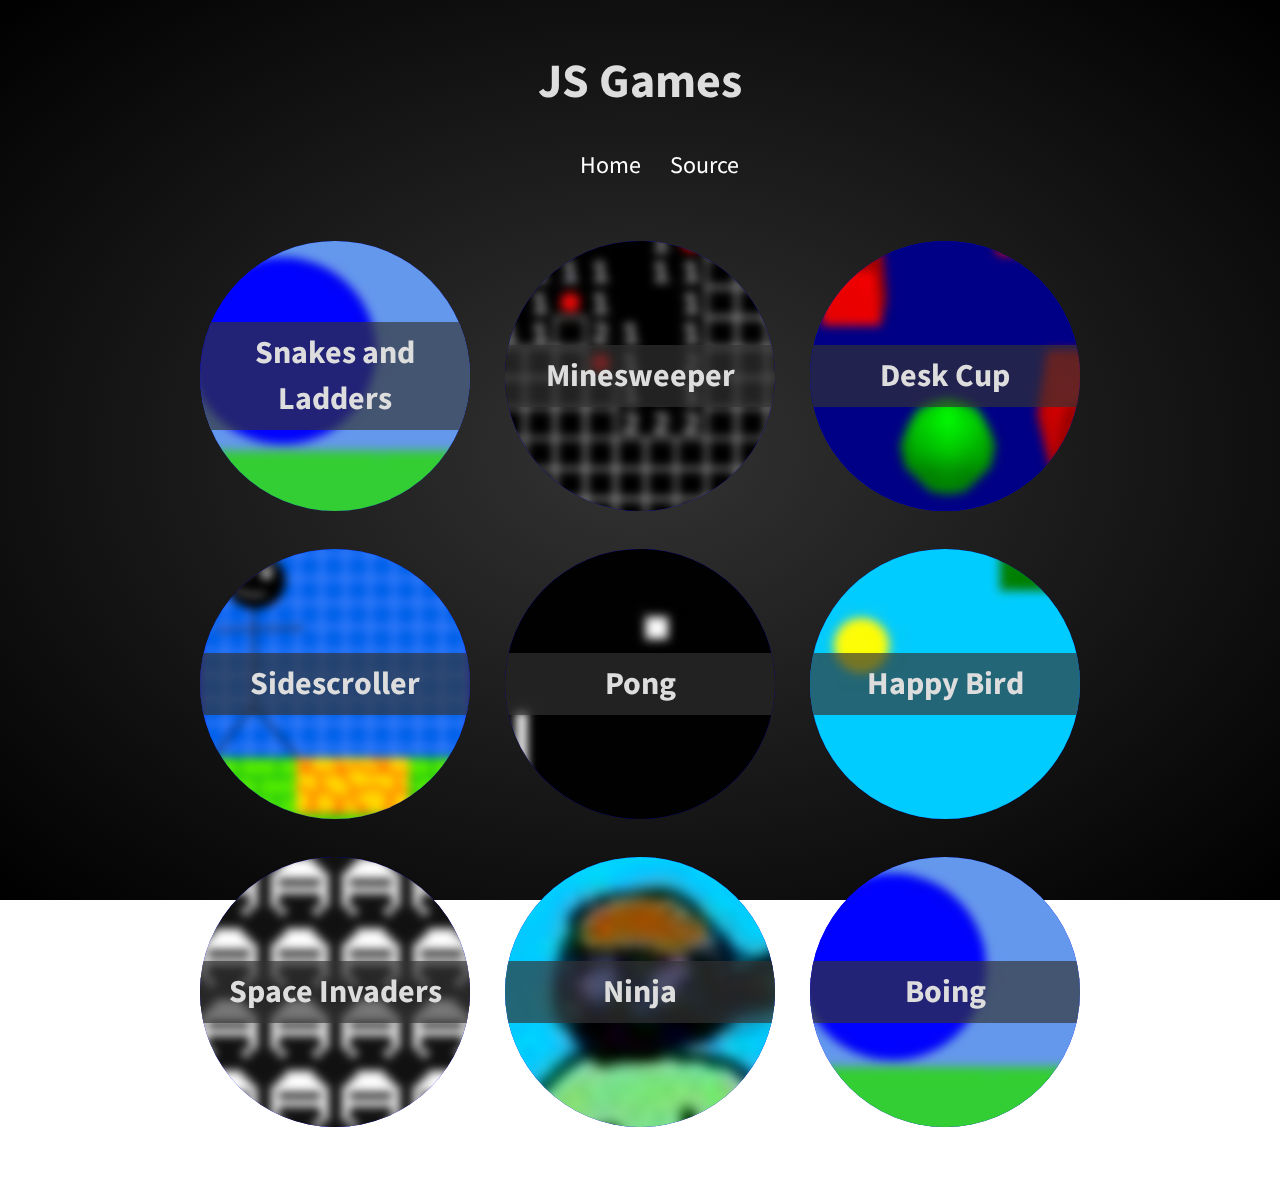
<file: index.html>
<!DOCTYPE html>
<html lang="en">

<head>
  <title>JS-Games</title>
  <meta charset="UTF-8">
  <meta name="viewport" content="width=device-width, initial-scale=1">
  <link href="https://fonts.googleapis.com/css?family=Source+Sans+Pro" rel="stylesheet">
  <link rel="stylesheet" href="style.css">
  <link rel="stylesheet" href="homepage.css">
</head>

<body>

  <header>
    <div class="container">
      <div class="branding">
        <h1>JS Games</h1>
      </div>
      <nav>
        <ul>
          <li>
            <a href="https://benjamin-davies.github.io/">Home</a>
          </li>
          <li>
            <a href="https://github.com/benjamin-davies/js-games/">Source</a>
          </li>
        </ul>
      </nav>
    </div>
  </header>

  <section class="portfolio">
    <div class="container">
      <div class="project">
        <img src="thumbnails/boing.jpg">
        <a href="snl2/">
          <h1>Snakes and Ladders</h1>
        </a>
      </div>
      <div class="project">
        <img src="thumbnails/minesweeper.jpg">
        <a href="minesweeper/">
          <h1>Minesweeper</h1>
        </a>
      </div>
      <div class="project">
        <img src="thumbnails/desk-cup.jpg">
        <a href="desk-cup/">
          <h1>Desk Cup</h1>
        </a>
      </div>
      <div class="project">
        <img src="thumbnails/sidescroller.jpg">
        <a href="sidescroller/">
          <h1>Sidescroller</h1>
        </a>
      </div>
      <div class="project">
        <img src="thumbnails/pong.jpg">
        <a href="pong/">
          <h1>Pong</h1>
        </a>
      </div>
      <div class="project">
        <img src="thumbnails/happy-bird.jpg">
        <a href="happy-bird/">
          <h1>Happy Bird</h1>
        </a>
      </div>
      <div class="project">
        <img src="thumbnails/space-invaders.jpg">
        <a href="space-invaders/">
          <h1>Space Invaders</h1>
        </a>
      </div>
      <div class="project">
        <img src="thumbnails/ninja-game.jpg">
        <a href="ninja/">
          <h1>Ninja</h1>
        </a>
      </div>
      <div class="project">
        <img src="thumbnails/boing.jpg">
        <a href="boing/">
          <h1>Boing</h1>
        </a>
      </div>
    </div>
  </section>

  <footer>
    <p>By <a href="https://benjamin-davies.github.io/">Benjamin Davies</a></p>
  </footer>

  <script src="parallax.js"></script>
</body>

</html>
</file>
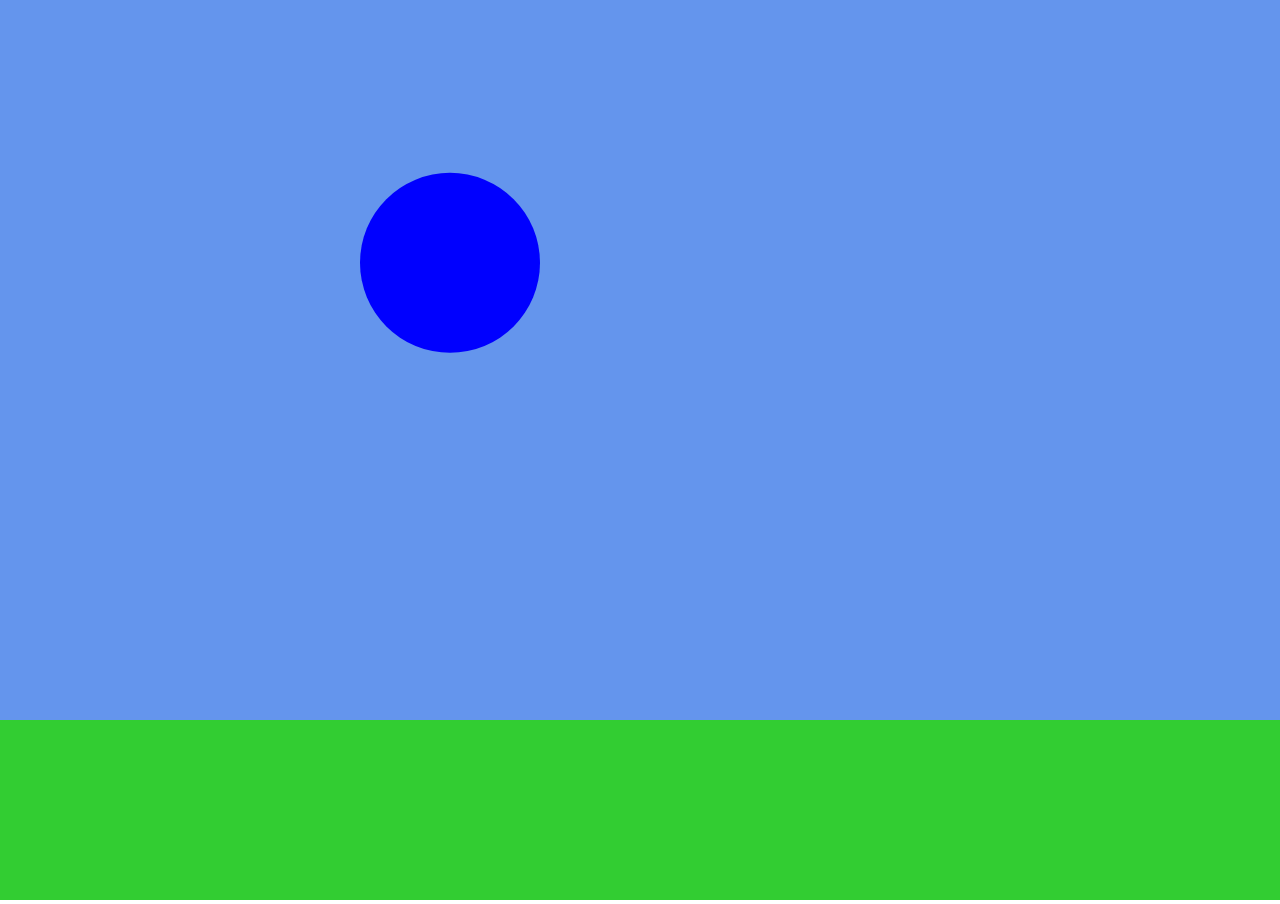
<file: boing/index.html>
<!DOCTYPE html>
<html lang="en">

<head>
  <meta charset="UTF-8">
  <meta name="viewport" content="width=device-width, initial-scale=1.0">
  <meta http-equiv="X-UA-Compatible" content="ie=edge">
  <title>Boing</title>
  <style>
    body {
      margin: 0;
      overflow: hidden;
      padding: 0;
    }
  </style>
</head>

<body>
  <script type="module">
    import Game from './index.js';

    const canvas = document.createElement('canvas');
    document.body.appendChild(canvas);

    const game = new Game(canvas);
    game.run();
  </script>
</body>

</html>
</file>
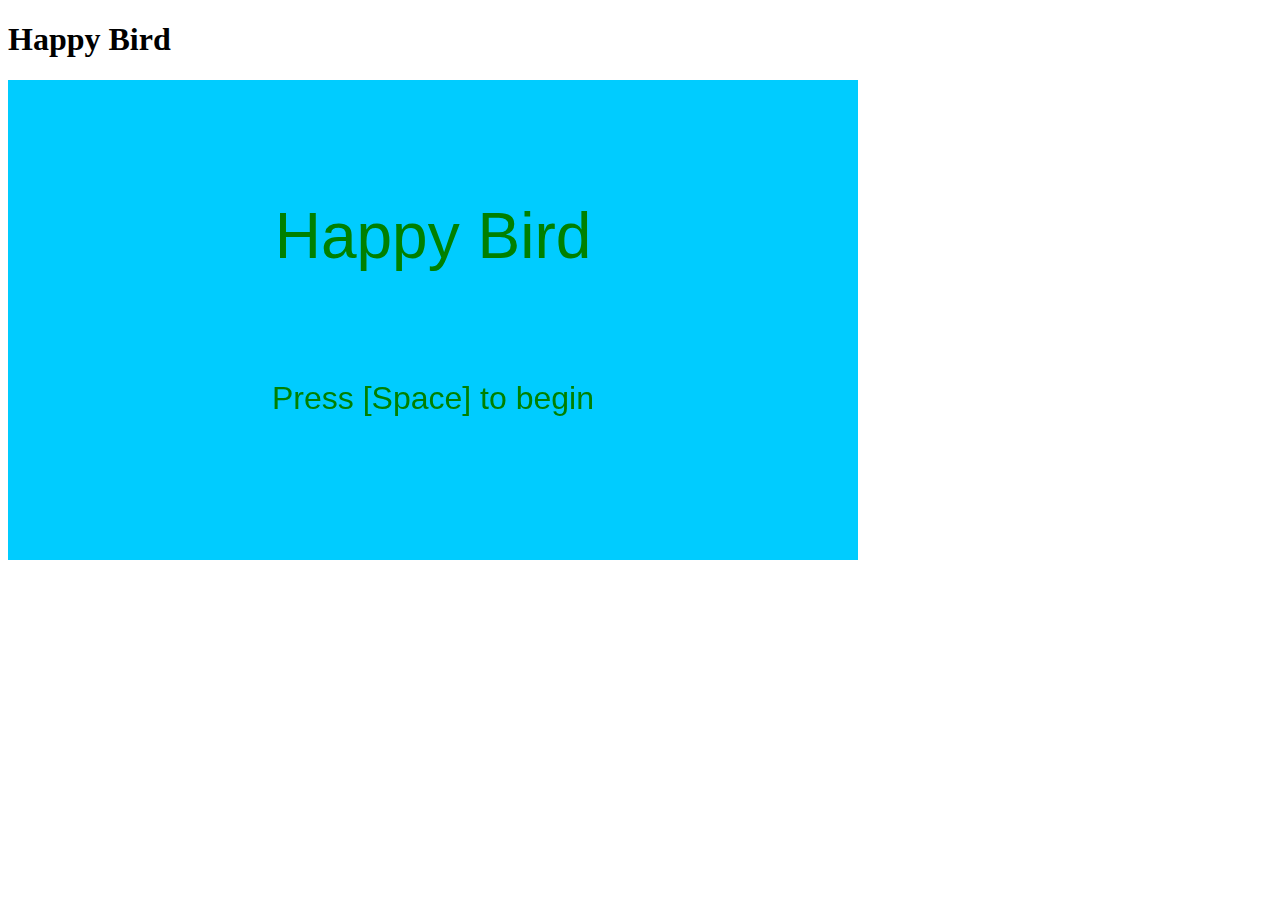
<file: happy-bird/index.html>
<!DOCTYPE html>
<html lang="en">

<head>
  <meta charset="UTF-8">
  <meta name="viewport" content="width=device-width, initial-scale=1.0">
  <meta http-equiv="X-UA-Compatible" content="ie=edge">
  <title>Happy Bird</title>
</head>

<body>
  <h1>Happy Bird</h1>
  <canvas id="gameCanvas"></canvas>
  <script type="module">
    import { Game } from './index.js';

    const game = new Game(document.getElementById('gameCanvas'));
  </script>
</body>

</html>
</file>
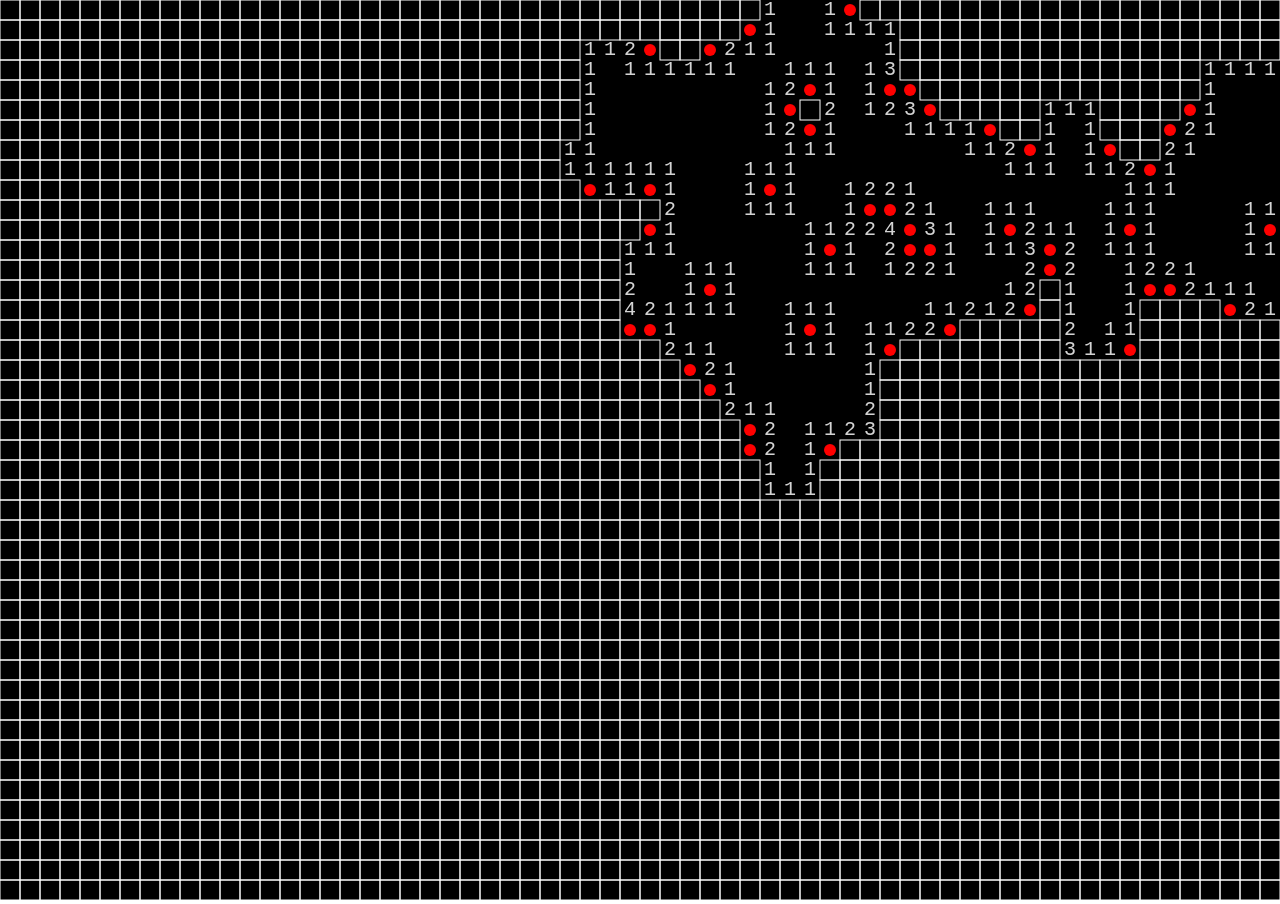
<file: minesweeper/index.html>
<!DOCTYPE html>
<html lang="en">

<head>
  <meta charset="UTF-8">
  <meta name="viewport" content="width=device-width, initial-scale=1.0">
  <meta http-equiv="X-UA-Compatible" content="ie=edge">
  <title>Minesweeper</title>
  <style>
    * {
      margin: 0;
      padding: 0;
      overflow: hidden;
    }

    canvas {
      background: black;
    }

  </style>
</head>

<body>
  <div id="container"></div>
  <script src="minesweeper.js"></script>
  <script src="ai.js"></script>
  <script src="app.js"></script>
</body>

</html>
</file>
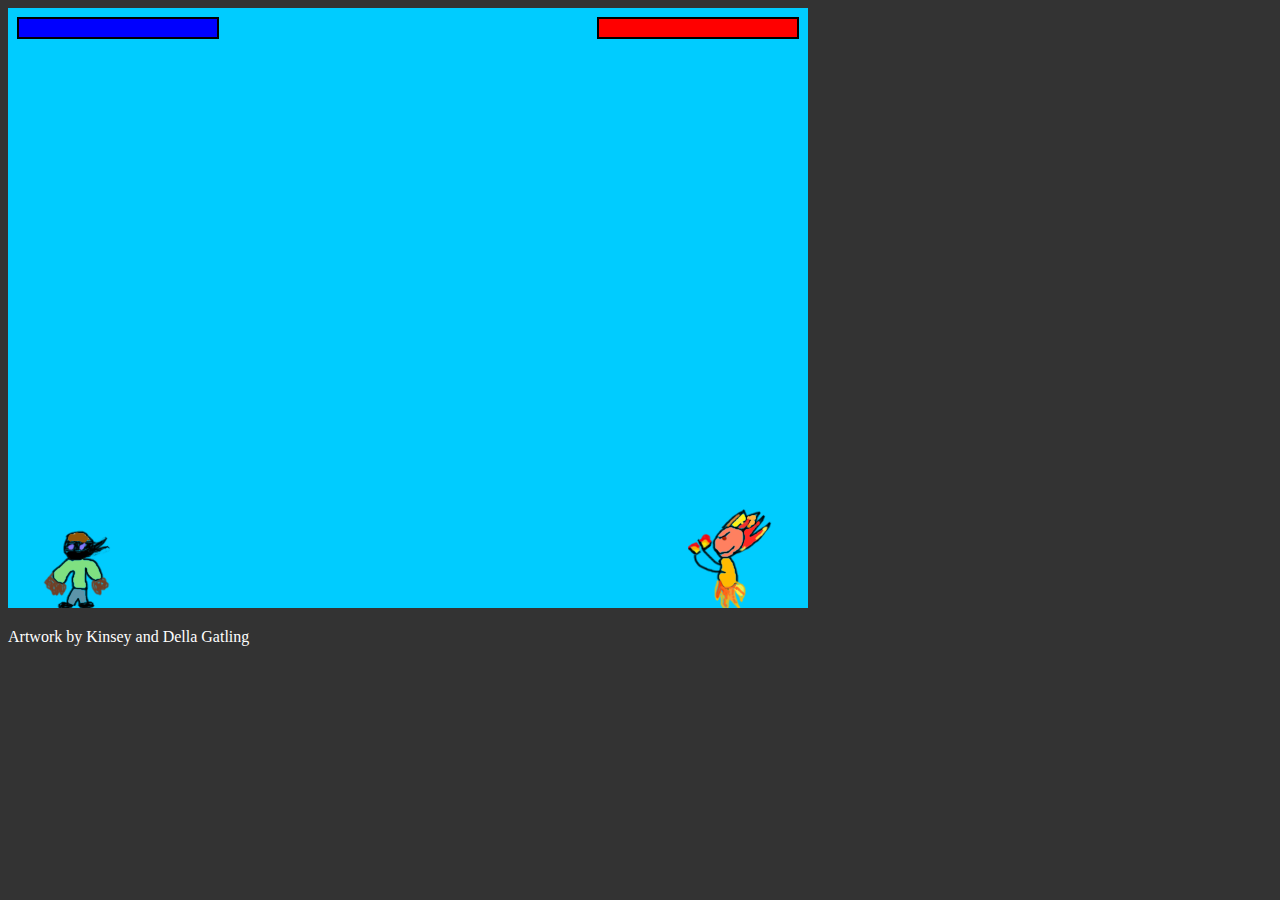
<file: ninja/index.html>
<!DOCTYPE html>
<html lang="en">

<head>
  <meta charset="UTF-8">
  <meta name="viewport" content="width=device-width, initial-scale=1.0">
  <meta http-equiv="X-UA-Compatible" content="ie=edge">
  <title>Ninja</title>
  <style>
    body {
      background: #333;
    }

    footer {
      color: white;
    }
  </style>
</head>

<body>
  <canvas id="gameCanvas"></canvas>
  <footer>
    <p>Artwork by Kinsey and Della Gatling</p>
  </footer>
  <script type="module">
    import Game from "./index.js";

    const game = new Game(document.getElementById('gameCanvas'));
    game.start();
  </script>
</body>

</html>
</file>
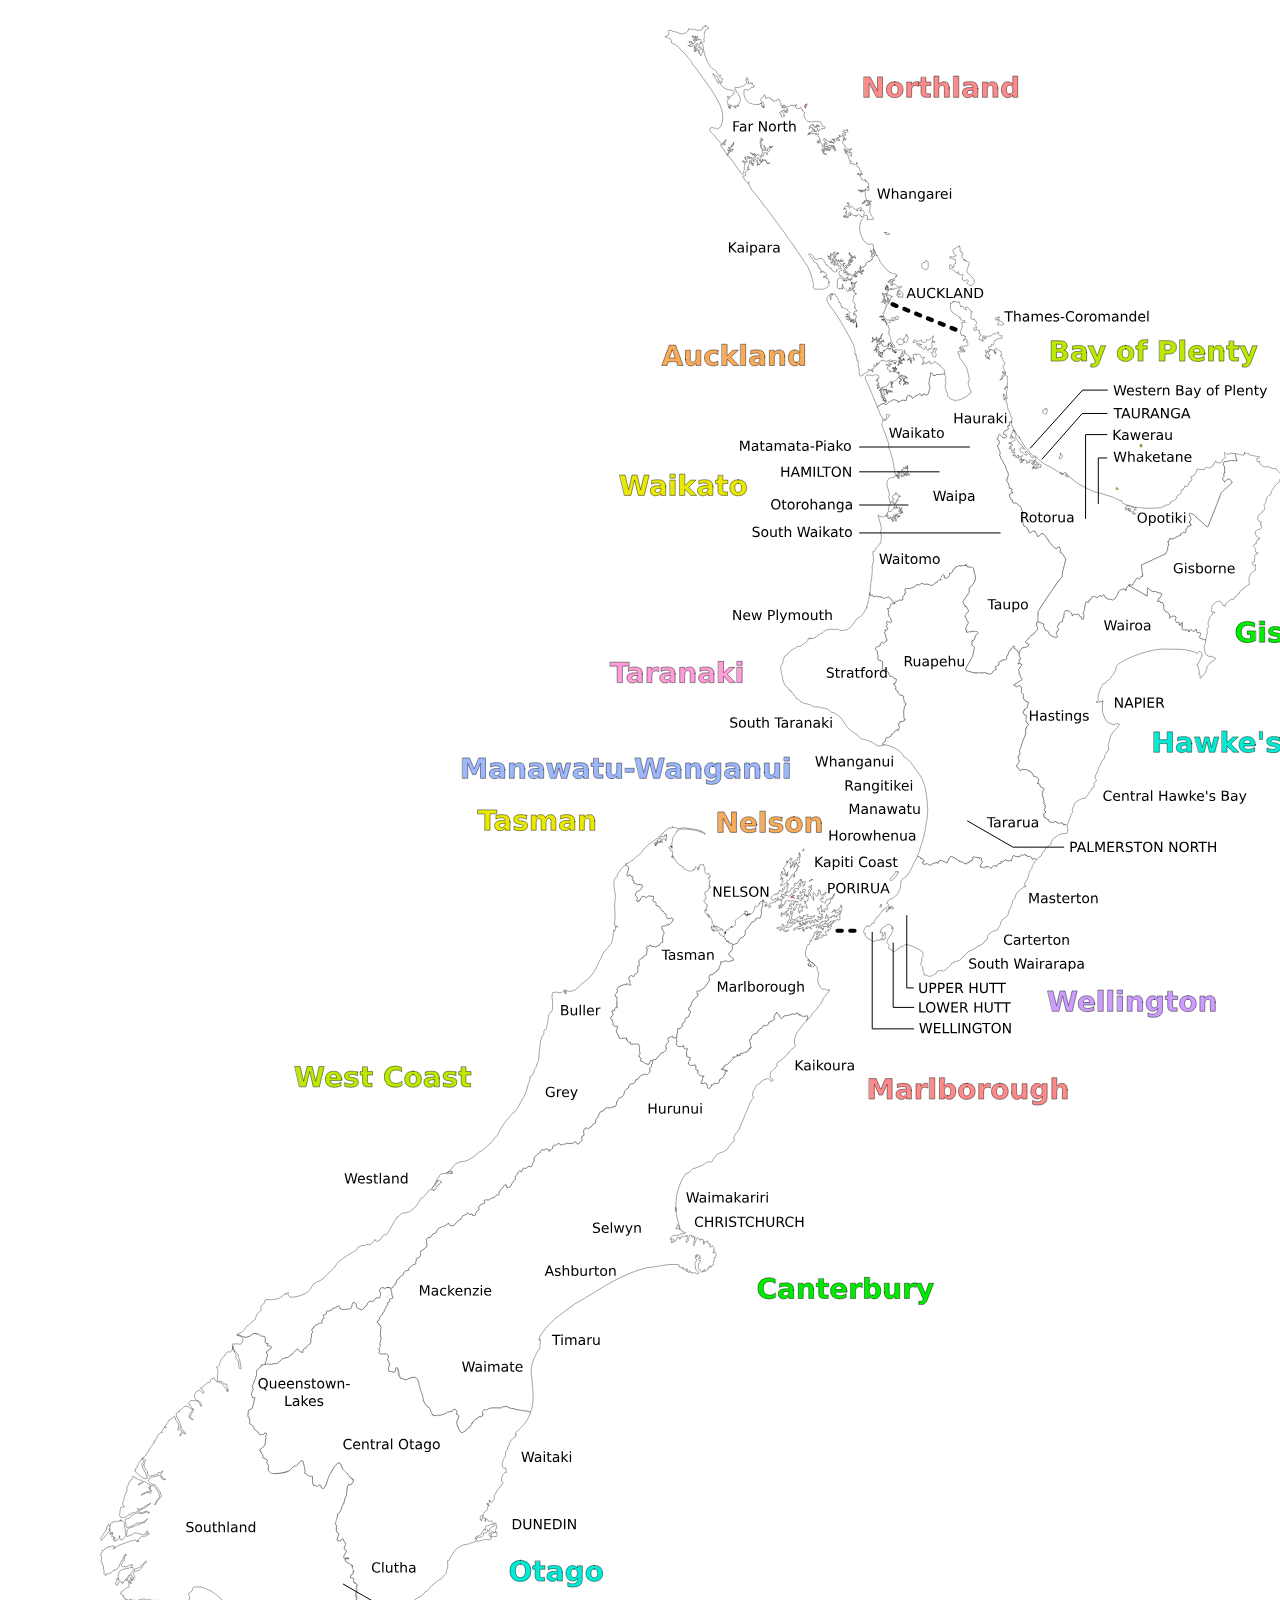
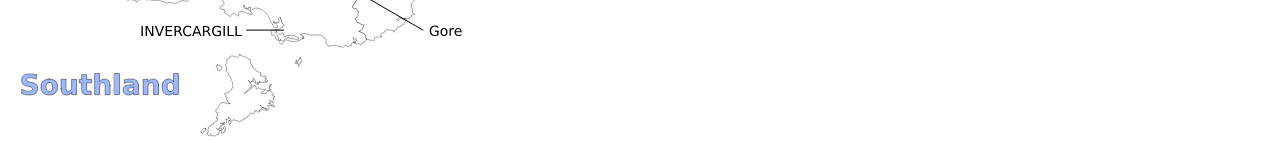
<file: nz-map/index.html>
<!DOCTYPE html>
<html lang="en">
<head>
  <meta charset="UTF-8">
  <title>NZ Map</title>
</head>
<body>
  <object id="map" data="NZ_Regional_Councils_and_Territorial_Authorities_2017.svg" type="image/svg+xml"></object>
  <script type="module" src="app.js"></script>
</body>
</html>
</file>
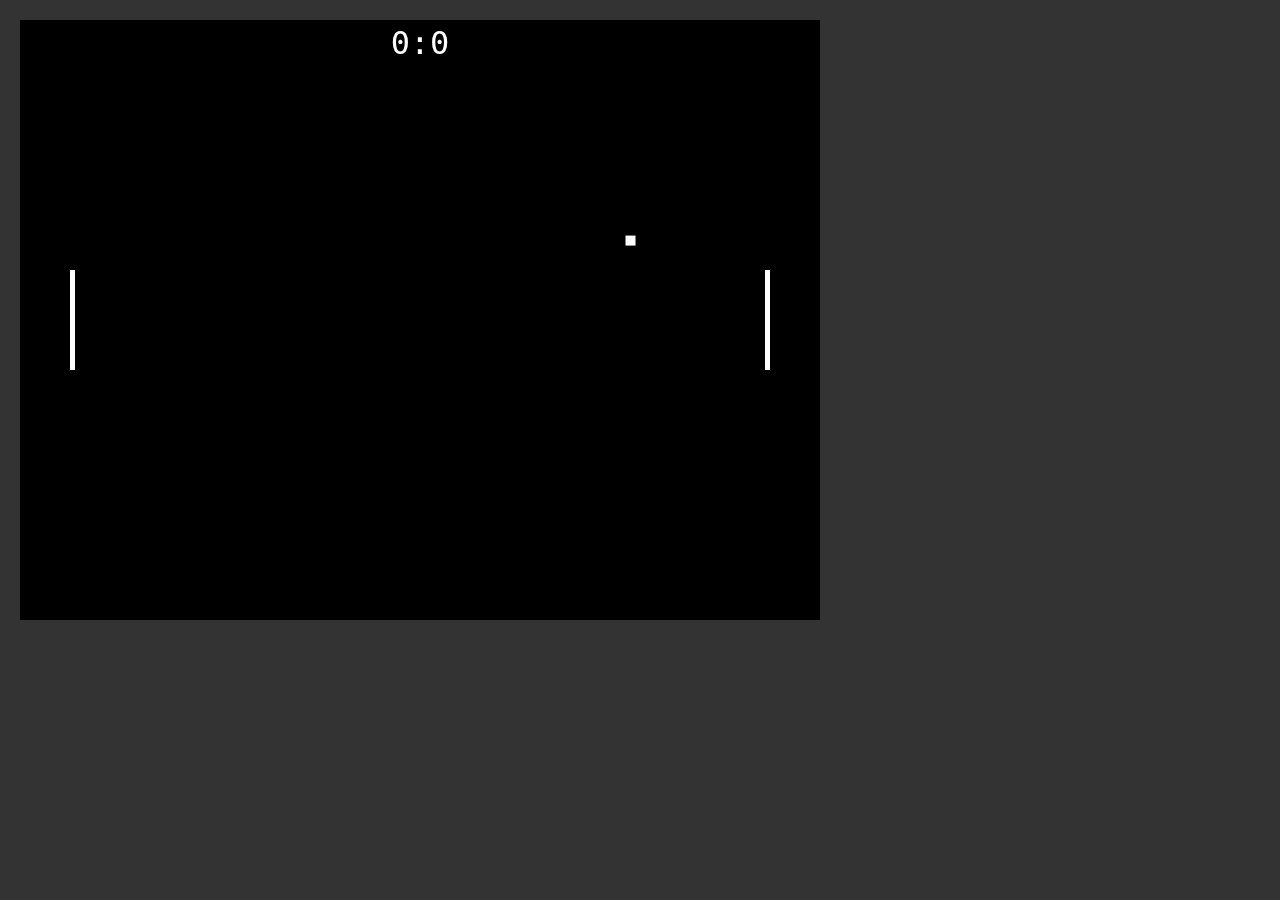
<file: pong/index.html>
<!DOCTYPE html>
<html lang="en">

<head>
  <meta charset="UTF-8">
  <meta name="viewport" content="width=device-width, initial-scale=1.0">
  <meta http-equiv="X-UA-Compatible" content="ie=edge">
  <title>Pong</title>
  <link rel="stylesheet" href="style.css">
</head>

<body>
  <script src="index.js" type="module"></script>
</body>

</html>
</file>
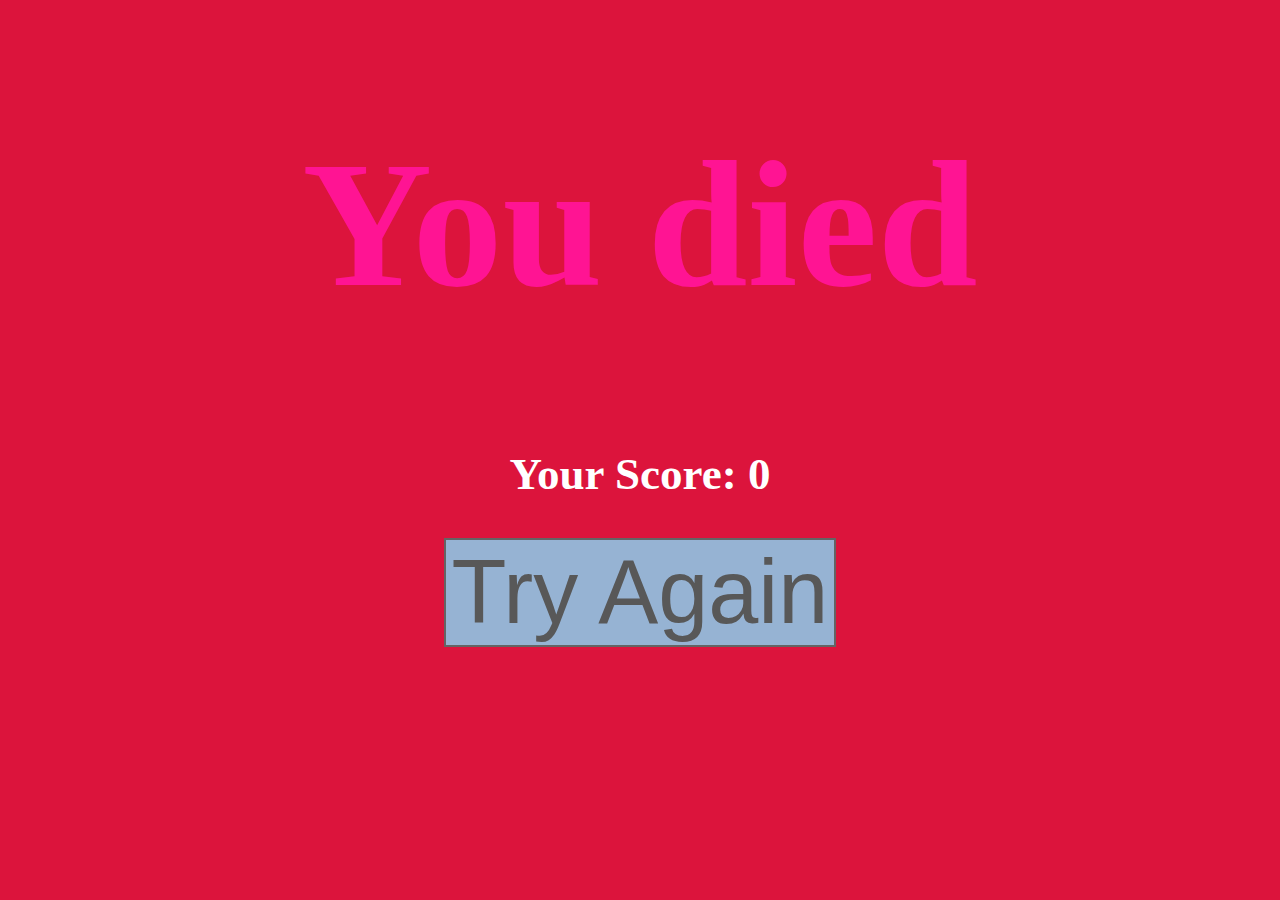
<file: sidescroller/index.html>
<!DOCTYPE html>
<html lang="en">

<head>
  <title>Simple js game</title>
  <meta charset="UTF-8">
  <meta name="viewport" content="width=device-width, initial-scale=1">
  <link href="css/style.css" rel="stylesheet">
</head>

<body>
  <img src="res/stick-figure.png" alt="You" id="player">
  <div class="ground"></div>
  <div class="main-score">Score: <span class="score">0</span></div>
  <div class="curtain">
    <h1 class="end-title">You died</h1>
    <h2 class="end-score">Your Score: <span class="score">0</span></h2>
    <input class="end-restart" type="button" value="Try Again" onclick="location.reload()"></button>
  </div>
  <script src="app.js"></script>
</body>

</html>
</file>
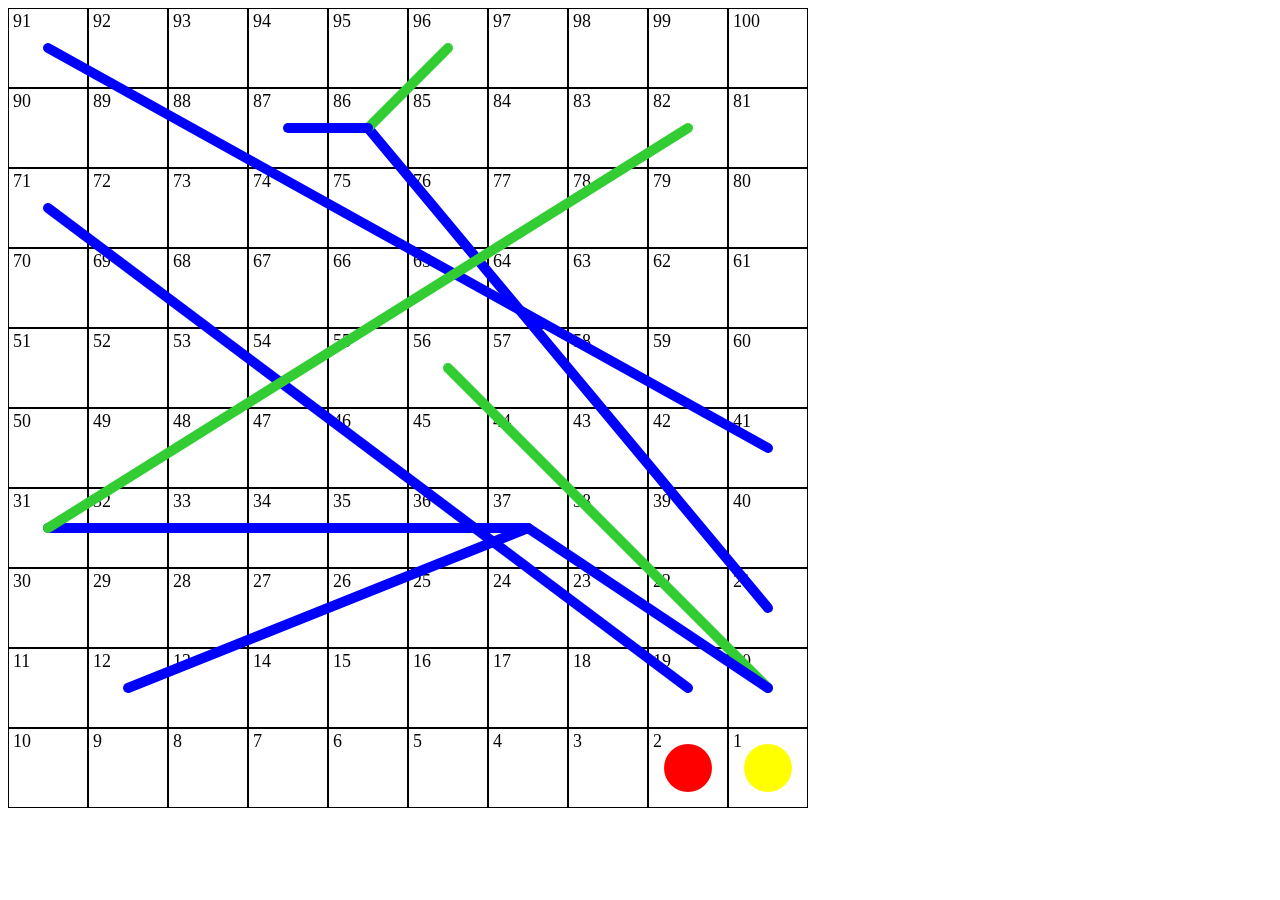
<file: snl2/index.html>
<!DOCTYPE html>
<html lang="en">
<head>
  <meta charset="UTF-8">
  <meta name="viewport" content="width=device-width, initial-scale=1.0">
  <title>Snakes And Ladders</title>
</head>
<body>
  <script src="app.js" type="module"></script>
</body>
</html>
</file>
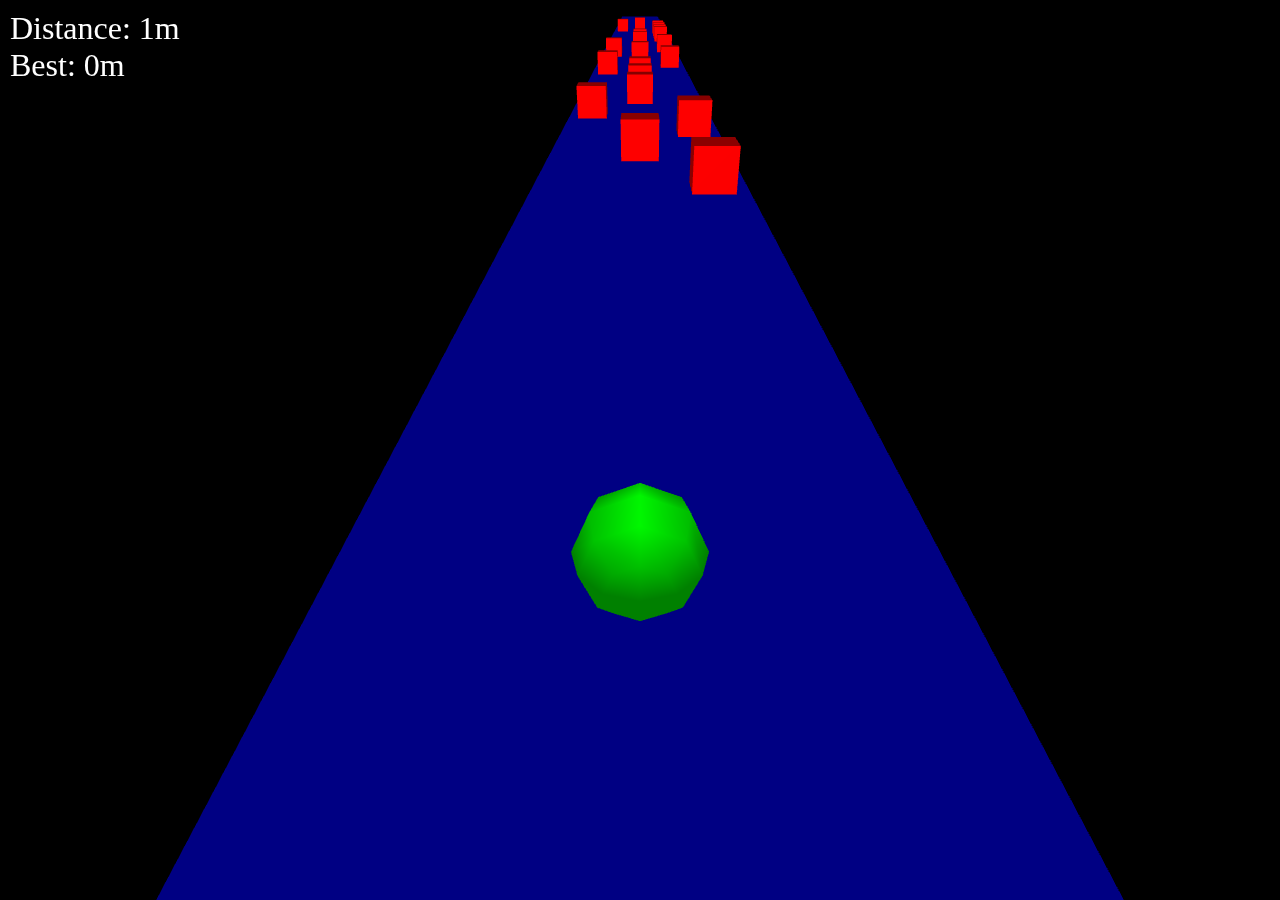
<file: desk-cup/play.html>
<!DOCTYPE html>

<html>
<head>
  <meta name="viewport" content="width=device-width, initial-scale=1.0, user-scalable=no">
  <title>DeskCup</title>
  <link rel="stylesheet" type="text/css" href="./style.css">
</head>
<body>
  <canvas id="gameCanvas"></canvas>
  <div id="lefthud">Loading...</div>
  <div id="over">
    <div class="overcontent">
      <h1>Paused</h1>
      <button onclick="paused = false; document.getElementById('over').style.height = '0';">Resume</button>
      <br>
      <button onclick="if (confirm('Are you sure you want to exit?')) location.href = './';">Exit</button>
    </div>
  </div>
  <script src="./scripts/three.min.js"></script>
  <script src="./scripts/app.js"></script>
  <script src="./scripts/touch.js"></script>
</body>
</html>
</file>
<file: style.css>
body {
  font-family: sans-serif;
}

header,
footer {
  box-sizing: border-box;
  text-align: center;
  padding: 0.5rem;
}

header {
  font-size: 1.5rem;
}

ul {
  list-style: none;
}
ul li {
  display: inline-block;
  margin: 0 0.5em;
}

.container {
  width: 80%;
  max-width: 1024px;
  margin: 10px auto;
}
</file>
<file: homepage.css>
body {
  background: radial-gradient(#333, black);
  background-position: center;
  background-attachment: fixed;
  color: white;
  font-family: 'Source Sans Pro', sans-serif;
  min-height: 100vh;
}

a {
  color: #ddd;
}

header h1 {
  color: #ddd;
}

header a {
  color: white;
  text-decoration: none;
}

header a:hover {
  text-shadow: 0 0 10px lightgrey;
}

footer {
  position: fixed;
  bottom: 0;
  left: 0;
  width: 100%;
  z-index: -1;
  font-size: 1.2rem;
  background: linear-gradient(transparent, #333);
  padding: 0.5rem;
  opacity: calc(1 - 0.02 * var(--distance-to-bottom, 100));
  transition: 0.2s opacity;
}

.portfolio {
  text-align: center;
  margin-bottom: 3rem;
}

.project {
  position: relative;
  display: inline-block;
  background: blue;
  border-radius: 50%;
  width: 30vmin;
  height: 30vmin;
  overflow: hidden;
  margin: 1rem;
  transition: 0.2s box-shadow;
  transform: translate(
    calc(-3rem * var(--mouse-x, 0)),
    calc(-3rem * var(--mouse-y, 0))
  );
}

.project:hover {
  box-shadow: 0 0 25px #333;
}

.project img {
  position: absolute;
  top: 50%;
  left: 50%;
  transform: translate(-50%, -50%);
  height: 110%;
  filter: blur(5px);
}

.project a {
  position: absolute;
  top: 0;
  left: 0;
  display: block;
  width: 100%;
  height: 100%;
  z-index: 2;
  transition: 0.2s background;
}

.project:hover a {
  background: #333333aa;
}

.project a h1 {
  display: block;
  box-sizing: border-box;
  position: absolute;
  top: 50%;
  left: 0;
  width: 100%;
  transform: translateY(-50%);
  background: #333333aa;
  text-decoration: none;
  margin: 0;
  padding: 0.5rem;
  transition: 0.2s background;
}

.project:hover a h1 {
  background: transparent;
}

@media (max-width: 600px) {
  .project {
    width: 50vmin;
    height: 50vmin;
    transform: none;
  }
}
</file>
<file: pong/style.css>
body {
  background: #333;
  margin: 0;
  overflow: hidden;
  padding: 0;
}

canvas {
  margin: 20px;
}
</file>
<file: sidescroller/css/style.css>
body {
  overflow: hidden;
  background: skyblue url("../res/gridcell-blue.png") repeat;
}

#player {
  height: 20vmin;
  position: absolute;
  left: 0;
  bottom: 10vmin;
  animation: jump 1s infinite;
  animation-play-state: paused;
}

@keyframes jump {
  0% {
    bottom: 10vmin;
  }
  50% {
    bottom: 30vmin;
  }
  100% {
    bottom: 10vmin;
  }
}

.ground {
  background: greenyellow url("../res/bricks-green.png") repeat;
  height: 10vmin;
  width: 100vw;
  position: absolute;
  left: 0;
  bottom: 0;
}

.obstacle {
  background: orange url("../res/lava.png") repeat;
  height: 5vmin;
  width: 10vmin;
  position: absolute;
  left: 0;
  bottom: 5vmin;
  animation: move 2s linear;
}

@keyframes move {
  0% {
    left: 90vmin;
  }
  100% {
    left: -10vmin;
  }
}

.main-score {
  position: absolute;
  left: 0;
  top: 0;
  margin: 10px;
  font-size: 24pt;
  font-weight: bold;
}

.curtain {
  background: crimson;
  width: 100vw;
  height: 100vh;
  position: absolute;
  left: 0;
  top: 0;
  animation: curtain-drop 1s ease-out;
  animation-play-state: paused;
  z-index: 3;
  text-align: center;
  margin: auto;
}

@keyframes curtain-drop {
  0% {
    top: -100vh;
  }
  100% {
    top: 0;
  }
}

.end-title {
  font-size: 20vmin;
  color: deeppink;
}

.end-score {
  font-size: 5vmin;
  color: white;
}

.end-restart {
  font-size: 10vmin;
  background: #96B3D3;
  color: #585858;
  border: 2px solid #646464;
}
</file>
<file: desk-cup/style.css>
body {
  background: green;
  margin: 0;
  padding: 0;
}

canvas {
  position: absolute;
  top: 0;
  left: 0;
}

#lefthud {
  position: absolute;
  left: 10px;
  top: 10px;
  font-size: 200%;
  background: transparent;
  color: white;
}

/* Pause overlay */
#over {
  height: 0;
  width: 100%;
  position: fixed;
  z-index: 1;
  left: 0;
  top: 0;
  background-color: rgb(0, 127, 0);
  background-color: rgba(0, 127, 0, 0.7);
  overflow-x: hidden;
  transition: 0.5s;
}

.overcontent {
  position: relative;
  top: 25%;
  width: 100%;
  text-align: center;
  margin-top: 30px;
}

.overcontent h1 {
  color: white;
  font-size: 500%;
}

.overcontent button {
  background: blue;
  color: white;
  font-size: 400%;
  border: 3px solid lime;
  border-radius: 5px;
}
</file>
